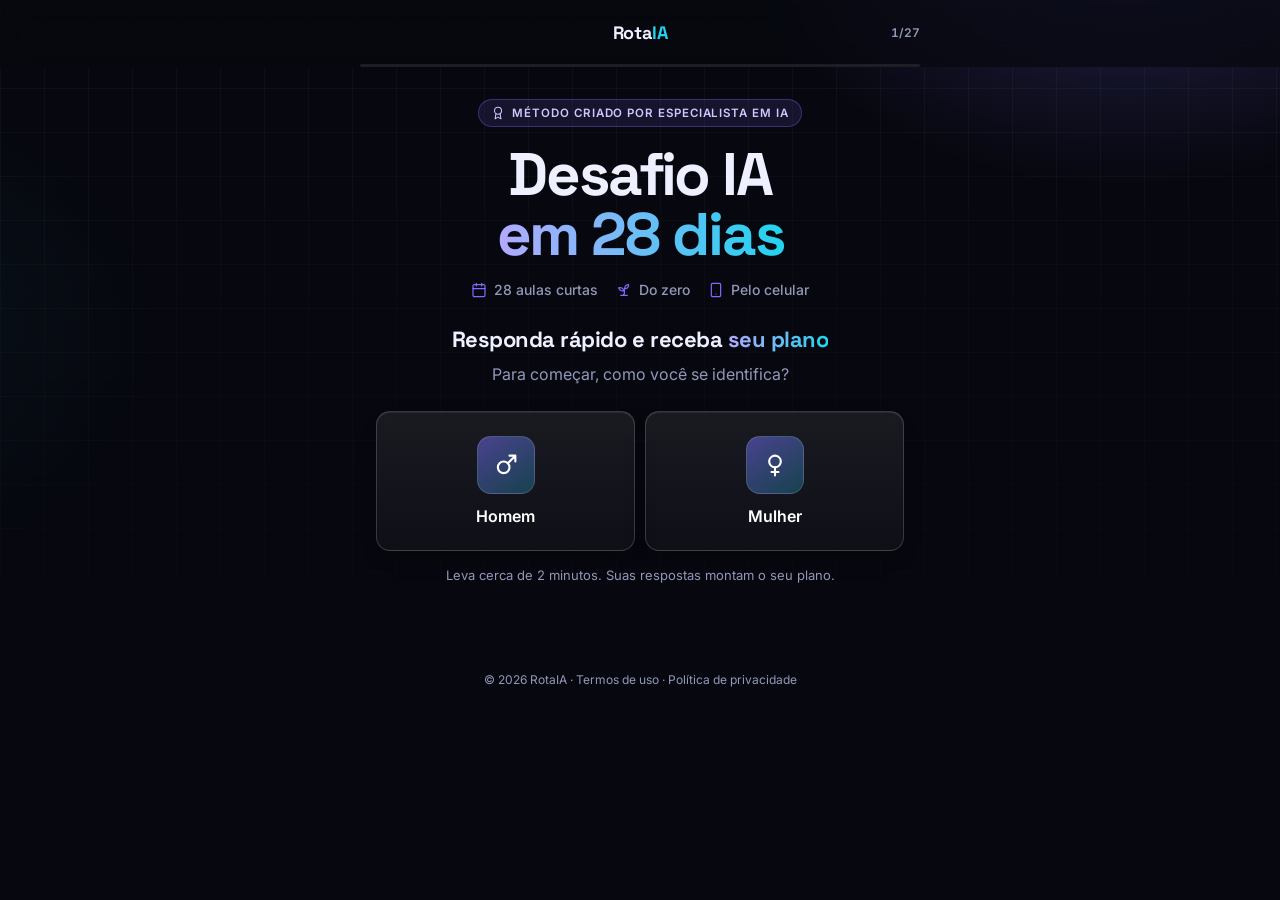
<file: public/index.html>
<!DOCTYPE html>
<html lang="pt-BR">
<head>
<meta charset="utf-8">
<meta name="viewport" content="width=device-width, initial-scale=1">
<meta name="theme-color" content="#07080f">
<title>Desafio IA em 28 Dias</title>
<link rel="preconnect" href="https://fonts.googleapis.com">
<link rel="preconnect" href="https://fonts.gstatic.com" crossorigin>
<link href="https://fonts.googleapis.com/css2?family=Space+Grotesk:wght@500;600;700&family=Inter:wght@400;500;600;700&display=swap" rel="stylesheet">
<link rel="stylesheet" href="quiz.css">
<style>
/* ===== Versão A: escura e tecnológica ===== */
:root{
  --display:"Space Grotesk","Segoe UI",sans-serif; --body:"Inter","Segoe UI",system-ui,sans-serif;
  --h1w:700; --h2w:700; --radius:14px;
  --bg:#07080f; --top-bg:rgba(7,8,15,.75);
  --card:rgba(255,255,255,.035); --card-solid:#11131f; --card-hi:rgba(124,108,255,.13);
  --line:rgba(255,255,255,.09); --line-strong:rgba(255,255,255,.25);
  --ink:#eef0ff; --muted:#9298b8;
  --brand:#7c6cff; --brand-ink:#fff; --logo-accent:#22d3ee;
  --em:#b3a9ff;
  --bar:linear-gradient(90deg,#7c6cff,#22d3ee); --meter-low:#f59e6b;
  --tile:linear-gradient(145deg,rgba(124,108,255,.22),rgba(34,211,238,.08)); --tile-ink:#cfc8ff;
  --cta-bg:linear-gradient(135deg,#7c6cff 0%,#5b7cff 100%); --cta-ink:#fff;
  --cta-shadow:0 12px 32px -12px rgba(124,108,255,.8),inset 0 1px 0 rgba(255,255,255,.2);
  --buy-bg:linear-gradient(135deg,#22d3ee 0%,#7c6cff 100%); --buy-ink:#fff;
  --buy-shadow:0 14px 36px -12px rgba(34,211,238,.6),inset 0 1px 0 rgba(255,255,255,.25);
  --badge-bg:rgba(124,108,255,.12); --badge-ink:#cfc8ff; --badge-line:rgba(124,108,255,.35);
  --ok:#34d399; --shadow:none; --sel-shadow:0 0 0 4px rgba(124,108,255,.15);
  --glow:0 0 50px -10px rgba(124,108,255,.6);
  --overlay:rgba(3,4,10,.72);
  --prize-bg:radial-gradient(circle at 50% 35%,rgba(124,108,255,.35),transparent 70%),#0d0f1a;
  --scratch:#262a40; --scratch-ink:#8d93b5;
  --price-bg:linear-gradient(180deg,rgba(124,108,255,.12),rgba(255,255,255,.02)); --price-line:rgba(124,108,255,.45);
}
body::before{content:"";position:fixed;inset:0;z-index:-1;pointer-events:none;
  background:
    radial-gradient(620px 420px at 88% -8%,rgba(124,108,255,.28),transparent 62%),
    radial-gradient(520px 420px at -12% 38%,rgba(34,211,238,.10),transparent 60%),
    linear-gradient(rgba(255,255,255,.035) 1px,transparent 1px) 0 0/44px 44px,
    linear-gradient(90deg,rgba(255,255,255,.035) 1px,transparent 1px) 0 0/44px 44px;
  -webkit-mask-image:linear-gradient(180deg,#000 0%,rgba(0,0,0,.35) 55%,transparent 100%);
          mask-image:linear-gradient(180deg,#000 0%,rgba(0,0,0,.35) 55%,transparent 100%)}
h1 em,h2 em,.scratch .pct{background:linear-gradient(90deg,#b3a9ff,#22d3ee);-webkit-background-clip:text;background-clip:text;color:transparent}
/* Opções de resposta com mais contraste */
.opt{backdrop-filter:blur(6px);color:#fff;
  background:linear-gradient(180deg,rgba(255,255,255,.08),rgba(255,255,255,.035));
  border-color:rgba(255,255,255,.17);
  box-shadow:inset 0 1px 0 rgba(255,255,255,.07),0 10px 24px -16px rgba(0,0,0,.9)}
.opt:hover{border-color:rgba(139,125,255,.85);background:linear-gradient(180deg,rgba(124,108,255,.18),rgba(124,108,255,.07));box-shadow:0 0 0 3px rgba(124,108,255,.16)}
.opt .ic{background:linear-gradient(145deg,rgba(124,108,255,.5),rgba(34,211,238,.24));color:#fff;border:1px solid rgba(255,255,255,.14)}
.opt .arr{color:#c9c2ff;opacity:.85}
.opt .chk{border-color:rgba(255,255,255,.45)}
.opt.sel{border-color:#8b7dff;background:linear-gradient(180deg,rgba(124,108,255,.32),rgba(124,108,255,.14));box-shadow:0 0 0 4px rgba(124,108,255,.22),0 12px 30px -12px rgba(124,108,255,.75)}
.opt.sel .ic{background:linear-gradient(135deg,#7c6cff,#22d3ee);border-color:transparent}
.price .big{background:linear-gradient(180deg,#fff,#c9c4ff);-webkit-background-clip:text;background-clip:text;color:transparent}
</style>
</head>
<body>
<header class="top">
  <div class="topin">
    <button class="back" id="back" aria-label="Voltar"></button>
    <div class="logo" id="logo"></div>
    <span class="count" id="count"></span>
  </div>
  <div class="bar" aria-hidden="true"><i id="prog"></i></div>
</header>
<main id="app"></main>
<div class="modal" id="modal" role="dialog" aria-modal="true" aria-labelledby="mq">
  <div class="box"><h2 id="mq">Você está pronto para começar hoje?</h2>
    <div class="opts"><button class="opt" data-m="nao">Ainda não</button><button class="opt" data-m="sim">Sim!</button></div></div>
</div>
<footer>© <span id="yr"></span> <span id="brand2"></span> · Termos de uso · Política de privacidade</footer>
<script src="quiz.js"></script>
</body>
</html>
</file>
<file: public/quiz.css>
/* Base comum às duas versões. As cores e fontes ficam em cada página (versao-a.html / versao-b.html). */
*{box-sizing:border-box}
html,body{margin:0}
body{background:var(--bg);color:var(--ink);font:400 16px/1.55 var(--body);min-height:100vh;-webkit-font-smoothing:antialiased;overflow-x:hidden}
button{font:inherit;cursor:pointer;color:inherit}
:focus-visible{outline:2px solid var(--brand);outline-offset:3px;border-radius:10px}
svg.i{width:1em;height:1em;stroke:currentColor;fill:none;stroke-width:1.8;stroke-linecap:round;stroke-linejoin:round;flex:none}

.top{position:sticky;top:0;z-index:5;padding:14px 16px 0;background:var(--top-bg);backdrop-filter:blur(14px);-webkit-backdrop-filter:blur(14px)}
.topin{max-width:560px;margin:0 auto;display:grid;grid-template-columns:44px 1fr 44px;align-items:center}
.back{width:36px;height:36px;border-radius:10px;border:1px solid var(--line);background:var(--card);display:grid;place-items:center;font-size:17px;visibility:hidden;transition:border-color .2s}
.back:hover{border-color:var(--brand)}
.logo{text-align:center;font:700 18px var(--display);letter-spacing:-.01em}
.logo span{color:var(--logo-accent,var(--brand))}
.count{justify-self:end;font:600 12px var(--body);color:var(--muted);font-variant-numeric:tabular-nums}
.bar{max-width:560px;margin:14px auto 0;height:3px;background:var(--line);border-radius:9px;overflow:hidden}
.bar i{display:block;height:100%;width:0;background:var(--bar);transition:width .5s cubic-bezier(.2,.8,.2,1)}

main{max-width:560px;margin:0 auto;padding:22px 16px 48px}
.step{animation:in .5s cubic-bezier(.2,.8,.2,1)}
@keyframes in{from{opacity:0;transform:translateY(12px)}to{opacity:1;transform:none}}
.center{text-align:center}

.eyebrow{display:flex;justify-content:center;margin:10px 0 0}
.badge,.tag{display:inline-flex;align-items:center;gap:7px;font:600 11.5px var(--body);letter-spacing:.08em;text-transform:uppercase;color:var(--badge-ink);background:var(--badge-bg);border:1px solid var(--badge-line);padding:6px 12px;border-radius:99px}
.badge svg,.tag svg{font-size:14px}
h1{font:var(--h1w) clamp(40px,10vw,60px)/1 var(--display);letter-spacing:-.035em;margin:18px 0 14px;text-align:center;text-wrap:balance}
h2{font:var(--h2w) clamp(25px,6.4vw,33px)/1.14 var(--display);letter-spacing:-.022em;margin:16px 0 10px;text-align:center;text-wrap:balance}
h2.q0{font-size:clamp(19px,4.8vw,22px);margin-top:26px;color:var(--ink)}
h1 em,h2 em{font-style:var(--em-style,normal);color:var(--em)}
.sub{color:var(--muted);text-align:center;margin:0 auto 24px;max-width:42ch}
.points{display:flex;justify-content:center;flex-wrap:wrap;gap:8px 18px;color:var(--muted);font-size:14px;font-weight:500}
.points span{display:inline-flex;align-items:center;gap:7px}
.points svg{color:var(--brand);font-size:16px}

.opts{display:grid;gap:10px}
.opts.two{grid-template-columns:1fr 1fr}
.opt{position:relative;display:flex;align-items:center;gap:14px;width:100%;text-align:left;background:var(--card);border:1px solid var(--line);border-radius:var(--radius);padding:12px 14px;font-weight:600;font-size:16px;line-height:1.3;box-shadow:var(--shadow);transition:border-color .2s,background .2s,transform .15s,box-shadow .2s}
.opt:hover{border-color:var(--opt-hover,var(--brand))}
.opt:active{transform:scale(.985)}
.opt .ic{flex:none;width:44px;height:44px;border-radius:calc(var(--radius) - 3px);background:var(--tile);color:var(--tile-ink);display:grid;place-items:center;font-size:21px;transition:background .2s,color .2s}
.opt .lbl{flex:1}
.opt.sel{border-color:var(--brand);background:var(--card-hi);box-shadow:var(--sel-shadow,none)}
.opt.sel .ic{background:var(--brand);color:var(--brand-ink)}
.opt .arr{margin-left:auto;color:var(--muted);font-size:18px;opacity:.55;transition:transform .2s,opacity .2s}
.opt:hover .arr{transform:translateX(3px);opacity:1}
.opt .chk{margin-left:auto;flex:none;width:22px;height:22px;border:1.5px solid var(--line-strong);border-radius:7px;display:grid;place-items:center;color:var(--brand-ink);font-size:14px;transition:background .2s,border-color .2s}
.opt .chk svg{opacity:0;stroke-width:3}
.opt.sel .chk{background:var(--brand);border-color:var(--brand)}
.opt.sel .chk svg{opacity:1}
.opts.two .opt{flex-direction:column;justify-content:center;text-align:center;padding:24px 12px;gap:12px}
.opts.two .opt .ic{width:58px;height:58px;font-size:28px;border-radius:var(--radius)}
.opt.noic{justify-content:center;text-align:center;padding:20px 14px}
.opt .lbl-big{font:var(--h2w) 24px/1 var(--display);letter-spacing:-.02em}

.cta{display:flex;align-items:center;justify-content:center;gap:10px;width:100%;border:0;border-radius:var(--radius);padding:17px 20px;background:var(--cta-bg);color:var(--cta-ink);font:700 17px var(--body);margin-top:24px;text-decoration:none;box-shadow:var(--cta-shadow);transition:transform .15s,filter .2s,opacity .2s}
.cta svg{font-size:19px;transition:transform .2s}
.cta:hover{filter:brightness(1.08)}
.cta:hover svg{transform:translateX(3px)}
.cta:active{transform:scale(.985)}
.cta:disabled{opacity:.35;cursor:not-allowed;filter:none}
.cta.buy{background:var(--buy-bg);color:var(--buy-ink);box-shadow:var(--buy-shadow)}
.note{font-size:13px;color:var(--muted);text-align:center;margin-top:14px}

.hero-ic{width:78px;height:78px;margin:22px auto 4px;border-radius:24px;background:var(--tile);color:var(--tile-ink);display:grid;place-items:center;font-size:36px;box-shadow:var(--glow);border:1px solid var(--line)}
.hero-ic.spin svg{animation:pulse 1.6s ease-in-out infinite}
@keyframes pulse{50%{transform:scale(.86);opacity:.7}}

.card{background:var(--card);border:1px solid var(--line);border-radius:calc(var(--radius) + 4px);padding:20px;margin-top:14px;box-shadow:var(--shadow);text-align:left}
.card h3{font:var(--h2w) 20px/1.2 var(--display);margin:0 0 16px;letter-spacing:-.015em}
.card.hi{border-color:var(--brand);background:var(--card-hi)}

.load{display:grid;gap:18px}
.lrow{font-weight:600;font-size:15px}
.lrow>div:first-child{display:flex;justify-content:space-between;gap:10px}
.lrow span:last-child{color:var(--muted);font-variant-numeric:tabular-nums}
.lbar{height:6px;background:var(--line);border-radius:9px;overflow:hidden;margin-top:8px}
.lbar i{display:block;height:100%;width:0;background:var(--bar);transition:width .2s linear}

.modal{position:fixed;inset:0;background:var(--overlay);display:none;align-items:center;justify-content:center;padding:16px;z-index:9;backdrop-filter:blur(6px);-webkit-backdrop-filter:blur(6px)}
.modal.on{display:flex}
.box{background:var(--card-solid);border:1px solid var(--line);border-radius:22px;padding:28px 22px 22px;max-width:390px;width:100%;text-align:center;box-shadow:0 30px 80px rgba(0,0,0,.35);animation:in .3s}
.box h2{margin-top:0}
.box .opts{grid-template-columns:1fr 1fr;margin-top:18px}
.box .opt{justify-content:center;padding:15px}

.compare{display:grid;grid-template-columns:1fr 1fr;gap:10px;margin-top:6px}
.compare .card{margin:0}
.compare b{display:block;font:var(--h2w) 18px var(--display);margin-bottom:2px}
.compare small{color:var(--muted);font-size:13px}
.meter{height:8px;background:var(--line);border-radius:9px;overflow:hidden;margin:12px 0 8px}
.meter.big{height:12px}
.meter i{display:block;height:100%;border-radius:9px}
.scale3{display:flex;justify-content:space-between;font-size:13px;color:var(--muted)}

.weeks{list-style:none;padding:0;margin:0;display:grid;gap:16px}
.weeks li{display:grid;grid-template-columns:44px 1fr;gap:14px;align-items:start}
.weeks .n{width:44px;height:44px;border-radius:12px;background:var(--tile);color:var(--tile-ink);display:grid;place-items:center;font:700 14px var(--display);border:1px solid var(--line)}
.weeks p{margin:2px 0 0;color:var(--muted);font-size:14px}
.inc{list-style:none;padding:0;margin:0;display:grid;gap:12px}
.inc li{display:flex;gap:10px;align-items:flex-start}
.inc li svg{color:var(--ok);font-size:20px;margin-top:1px}

.facts{display:grid;gap:10px;margin-top:18px}
.fact{display:grid;grid-template-columns:46px 1fr;gap:14px;align-items:start;margin:0}
.fact .fi{width:46px;height:46px;border-radius:13px;background:var(--tile);color:var(--tile-ink);display:grid;place-items:center;font-size:22px}
.fact b{display:block;margin-bottom:3px}
.fact p{margin:0;color:var(--muted);font-size:14px}

.chips{display:flex;flex-wrap:wrap;gap:8px;justify-content:center;margin-top:4px}
.chips span{background:var(--badge-bg);color:var(--badge-ink);border:1px solid var(--badge-line);font-weight:600;font-size:14px;padding:7px 14px;border-radius:99px}
.kv{display:grid;gap:12px;margin:0}
.kv div{display:flex;justify-content:space-between;gap:16px;border-bottom:1px dashed var(--line);padding-bottom:12px}
.kv div:last-child{border:0;padding:0}
.kv dt{color:var(--muted)}
.kv dd{margin:0;font-weight:700;text-align:right}

.price{text-align:center;position:relative;overflow:hidden;border-color:var(--price-line,var(--line));background:var(--price-bg,var(--card))}
.price s{color:var(--muted)}
.price .big{font:var(--h1w) 60px/1 var(--display);letter-spacing:-.035em;margin:8px 0 6px}
.trust{display:flex;justify-content:center;gap:18px;flex-wrap:wrap;margin-top:16px;font-size:13px;color:var(--muted)}
.trust span{display:inline-flex;gap:6px;align-items:center}
.trust svg{font-size:15px;color:var(--ok)}

.faq details{border-top:1px solid var(--line);padding:14px 0}
.faq details:first-of-type{border-top:0;padding-top:0}
.faq summary{font-weight:600;cursor:pointer;list-style:none;display:flex;justify-content:space-between;gap:12px}
.faq summary::-webkit-details-marker{display:none}
.faq summary::after{content:"+";color:var(--muted);font-size:20px;line-height:1}
.faq details[open] summary::after{content:"–"}
.faq p{color:var(--muted);margin:8px 0 0}
.dep{font-size:14px;color:var(--muted);border-left:3px solid var(--brand);padding-left:12px;margin:10px 0}
.expert{display:grid;grid-template-columns:auto 1fr;gap:16px;align-items:center}
.expert img{width:76px;height:76px;border-radius:50%;object-fit:cover;border:2px solid var(--brand)}
.expert p{margin:4px 0 0;color:var(--muted);font-size:14px}

.scratch{position:relative;max-width:340px;margin:4px auto 0;aspect-ratio:16/10;border-radius:20px;overflow:hidden;background:var(--prize-bg);border:1px solid var(--line);display:grid;place-items:center;text-align:center;box-shadow:var(--glow)}
.scratch .won{font:600 12px var(--body);letter-spacing:.14em;text-transform:uppercase;color:var(--muted)}
.scratch .pct{font:var(--h1w) 54px/1 var(--display);letter-spacing:-.03em;color:var(--em);margin:8px 0}

footer{text-align:center;font-size:12px;color:var(--muted);padding:24px 16px 32px}
@media (prefers-reduced-motion:reduce){*{animation:none!important;transition:none!important}}
</file>
